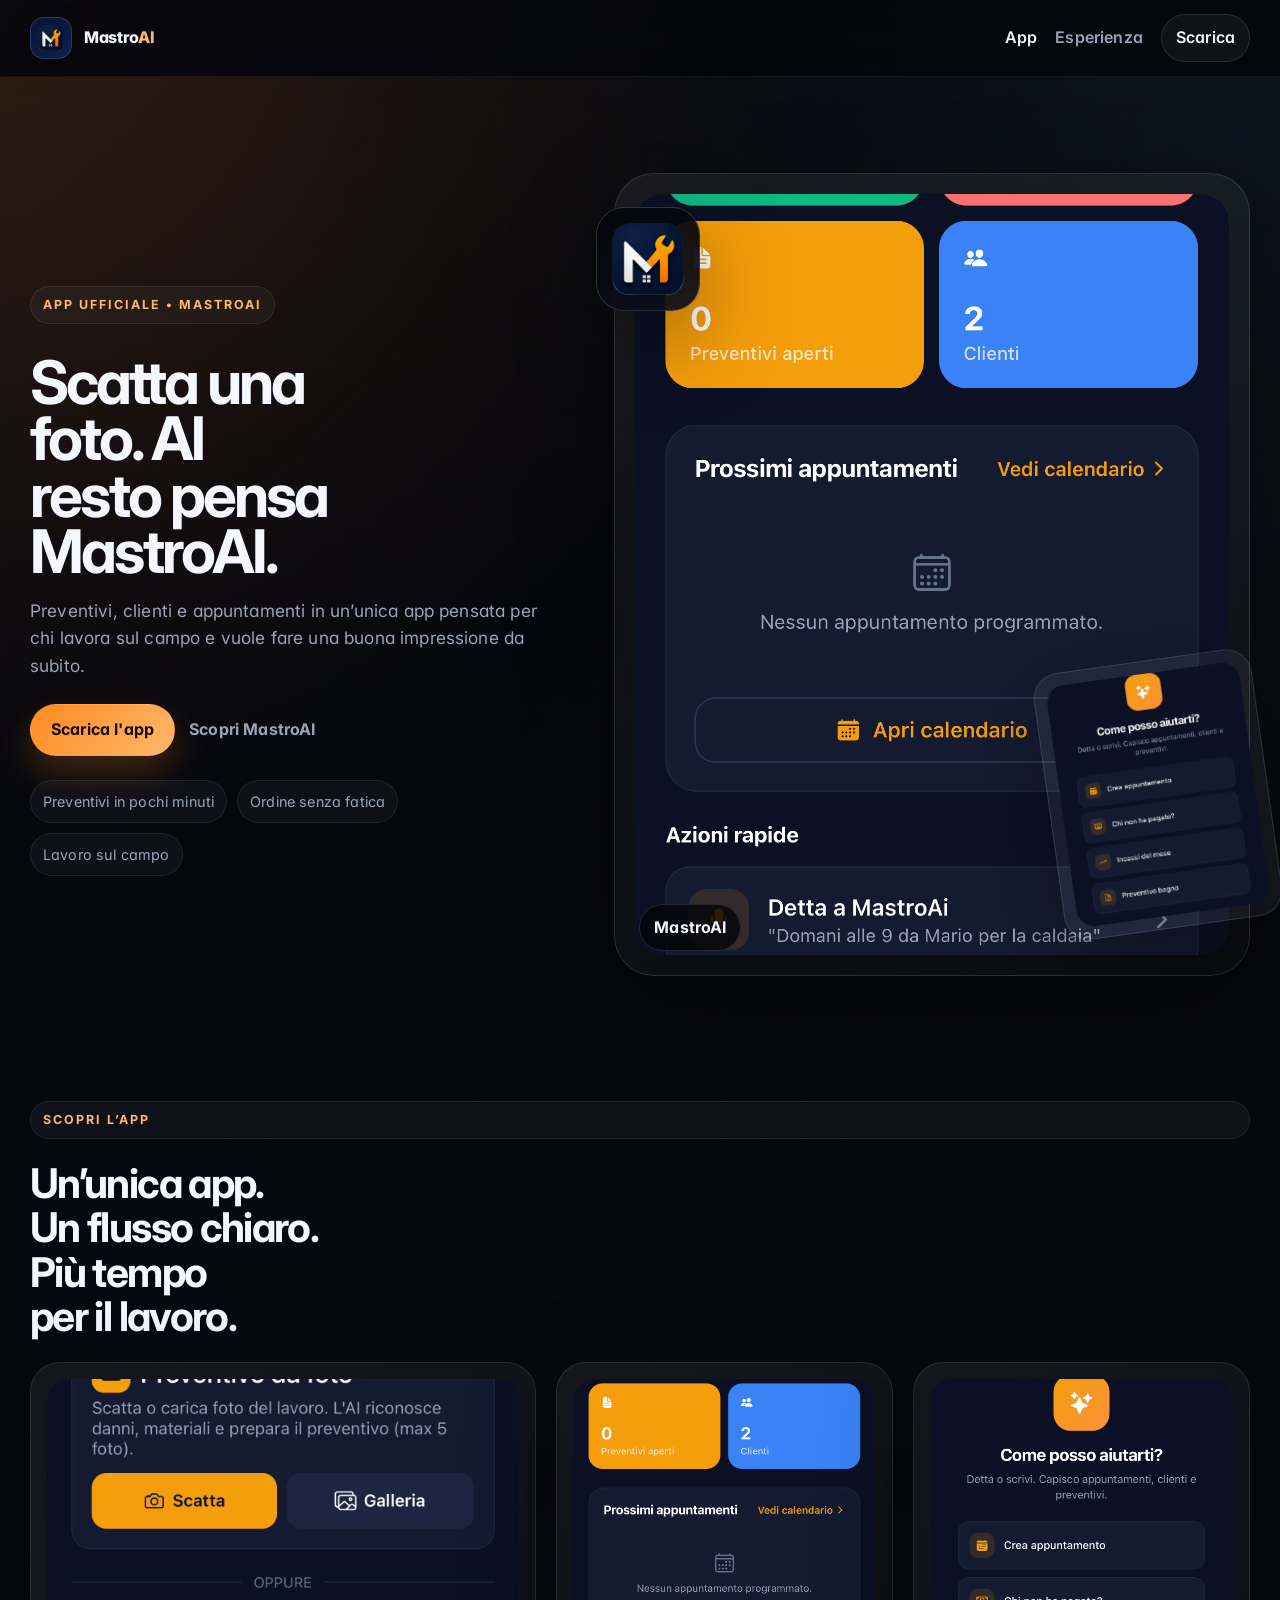
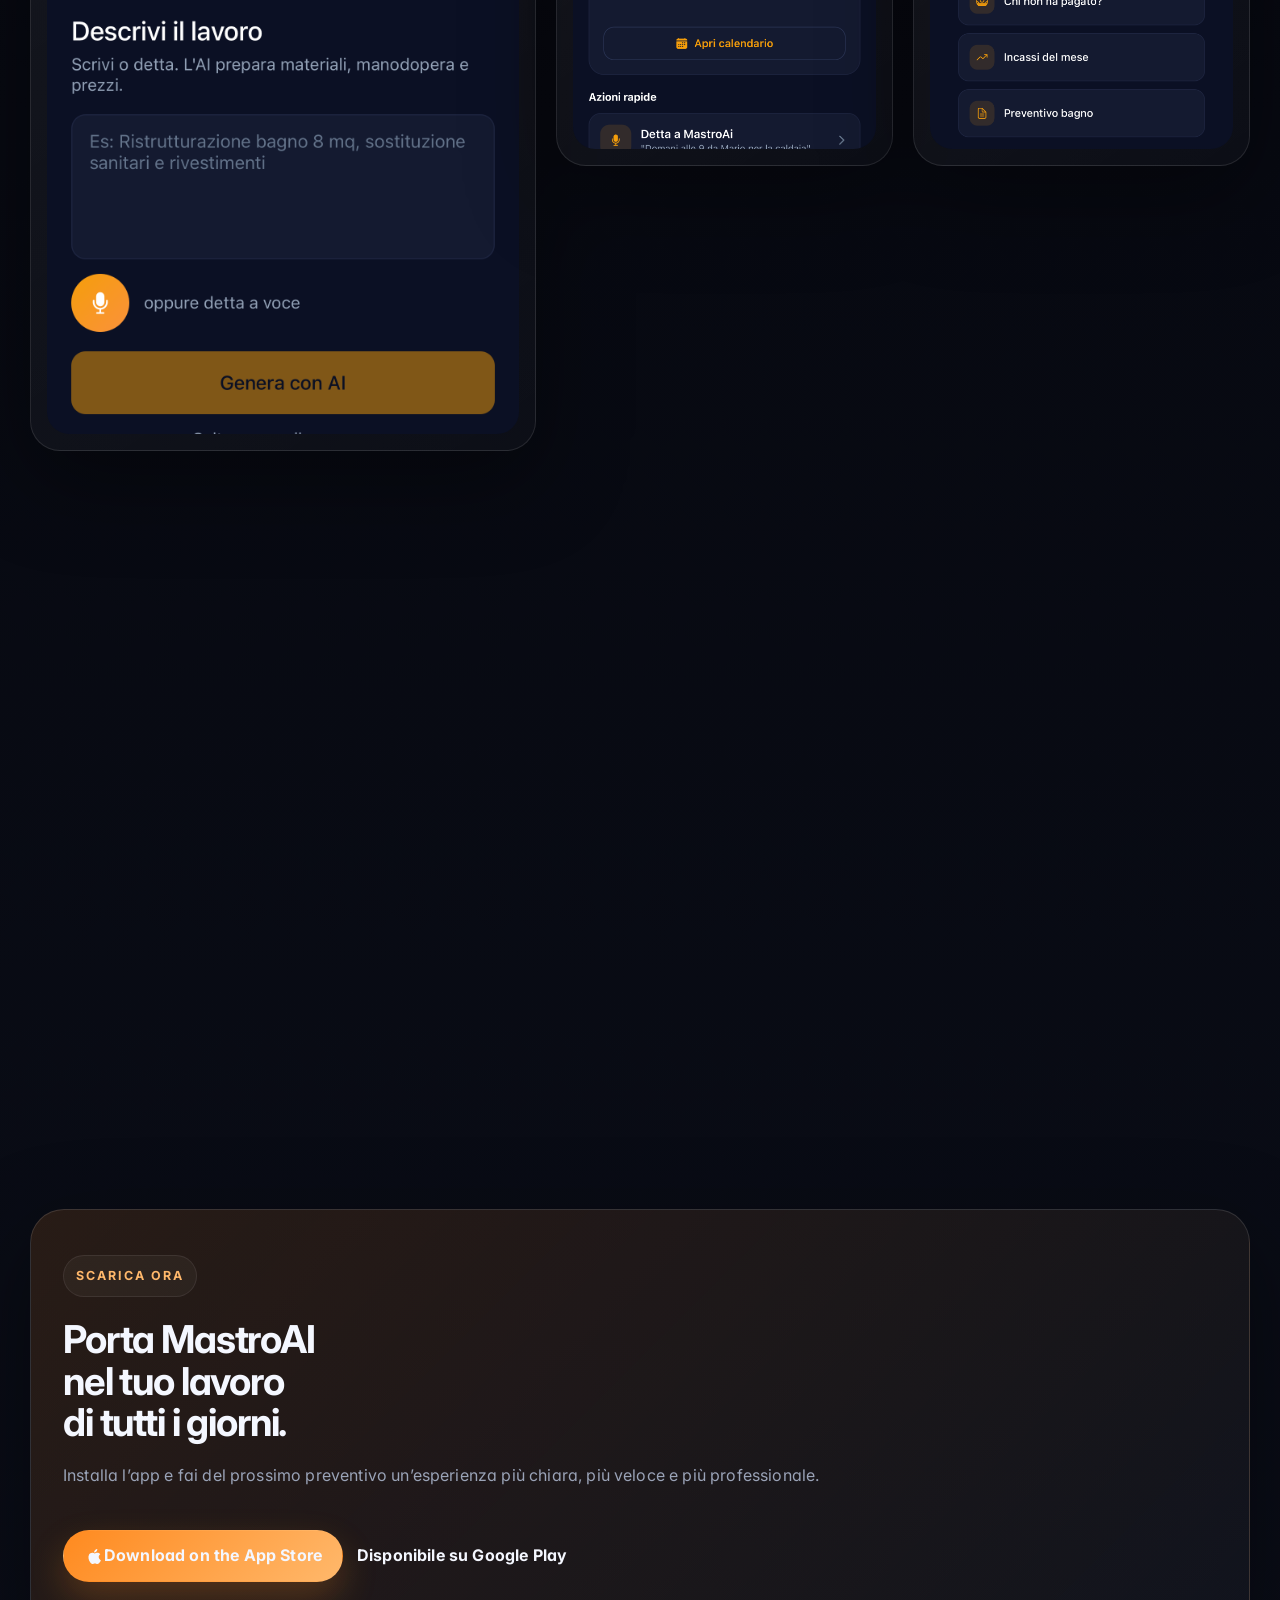
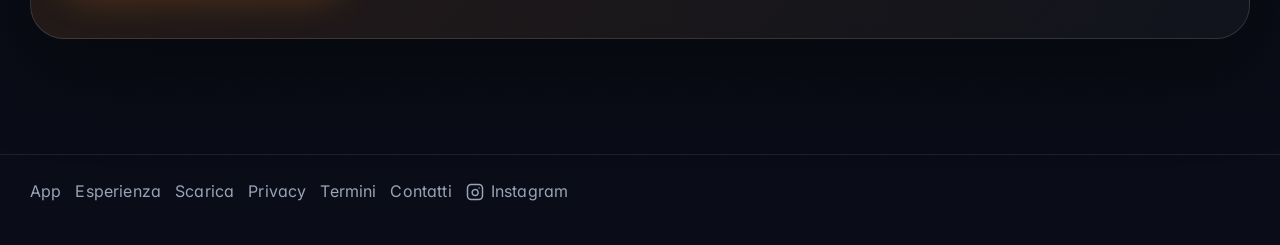
<file: index.html>
<!DOCTYPE html>
<html lang="it">
<head>
  <meta charset="UTF-8">
  <link rel="canonical" href="https://mastroai.app/">
  <meta name="viewport" content="width=device-width, initial-scale=1.0">
  <meta name="theme-color" content="#06070c">
  <meta name="description" content="MastroAI è l’app pensata per artigiani, studi e professionisti che vogliono trasformare foto, preventivi e appuntamenti in un’esperienza più chiara e premium." />
  <meta name="robots" content="index, follow">
 <link rel="icon" href="assets/brand/favicon.ico">
<link rel="icon" type="image/png" sizes="32x32" href="assets/brand/favicon-32.png">
<link rel="icon" type="image/png" sizes="16x16" href="assets/brand/favicon-16.png">
<link rel="apple-touch-icon" sizes="180x180" href="assets/brand/apple-touch-icon.png">
  <meta property="og:type" content="website">
  <meta property="og:title" content="MastroAI | L’app premium per preventivi, clienti e appuntamenti">
  <meta property="og:description" content="Scatta una foto, crea il preventivo e tieni tutto in ordine con MastroAI.">
  <meta property="og:image" content="assets/images/logo.svg">
  <meta property="og:image:alt" content="Logo MastroAI">
  <meta name="twitter:card" content="summary_large_image">
  <meta name="twitter:title" content="MastroAI | L’app premium per preventivi, clienti e appuntamenti">
  <meta name="twitter:description" content="Scatta una foto, crea il preventivo e tieni tutto in ordine con MastroAI.">
  <meta name="twitter:image" content="assets/images/logo.svg">
  <meta name="twitter:image:alt" content="Logo MastroAI">
  <title>MastroAI | L’app premium per preventivi, clienti e appuntamenti</title>
  <link rel="preconnect" href="https://fonts.googleapis.com">
  <link rel="preconnect" href="https://fonts.gstatic.com" crossorigin>
  <link href="https://fonts.googleapis.com/css2?family=Inter:wght@400;500;600;700;800;900&display=swap" rel="stylesheet">
  <link rel="stylesheet" href="assets/css/style.css">
  <script type="application/ld+json">
  {
    "@context": "https://schema.org",
    "@type": "SoftwareApplication",
    "name": "MastroAI",
    "applicationCategory": "BusinessApplication",
    "operatingSystem": "iOS, Android, Web",
    "description": "Assistente AI per preventivi, clienti e appuntamenti pensato per artigiani e professionisti.",
    "image": "assets/images/logo.svg",
    "logo": "assets/images/logo.svg",
    "offers": {"@type": "Offer", "price": "0", "priceCurrency": "EUR"}
  }
  </script>
</head>
<body>
  <a class="skip-link" href="#main-content">Vai al contenuto</a>
  <div class="page-shell">
    <header class="header" id="top">
      <div class="container nav-wrap">
        <a class="brand" href="#top" aria-label="Homepage MastroAI">
          <span class="brand-mark" aria-hidden="true">
           <img src="assets/brand/logo-navbar.png" alt="MastroAI" width="44" height="44">
          </span>
          <span class="brand-text">Mastro<span>AI</span></span>
        </a>

        <nav class="nav" id="primary-nav" aria-label="Navigazione principale">
          <a href="#app">App</a>
          <a href="#experience">Esperienza</a>
          <a href="#download" class="nav-cta">Scarica</a>
        </nav>
      </div>
    </header>

    <main id="main-content">
      <section class="hero section-pad" id="app">
        <div class="container hero-grid">
          <div class="hero-copy reveal">
            <p class="eyebrow">App ufficiale • MastroAI</p>
            <h1>Scatta una foto. Al resto pensa MastroAI.</h1>
            <p class="lead">Preventivi, clienti e appuntamenti in un’unica app pensata per chi lavora sul campo e vuole fare una buona impressione da subito.</p>
            <div class="hero-actions">
              <a class="btn btn-primary" href="#download">Scarica l'app</a>
              <a class="btn btn-link" href="#experience">Scopri MastroAI</a>
            </div>
            <ul class="hero-highlights">
              <li>Preventivi in pochi minuti</li>
              <li>Ordine senza fatica</li>
              <li>Lavoro sul campo</li>
            </ul>
          </div>

          <div class="hero-visual reveal" aria-label="Anteprima dell’app MastroAI">
            <div class="hero-frame">
              <div class="hero-badge">MastroAI</div>
              <img src="assets/images/home.PNG" alt="Schermata iniziale dell’app MastroAI">
            </div>
            <div class="hero-side-card">
              <img src="assets/images/chat.PNG" alt="Assistente AI dentro l’app MastroAI">
            </div>
            <div class="hero-logo-pill">
              <img src="assets/images/logo.svg" alt="Logo MastroAI">
            </div>
          </div>
        </div>
      </section>

      <section id="experience" class="section-pad product-section">
        <div class="container reveal">
          <div class="section-heading">
            <p class="section-kicker">Scopri l’app</p>
            <h2>Un’unica app. Un flusso chiaro. Più tempo per il lavoro.</h2>
          </div>
          <div class="showcase-shell">
            <div class="showcase-card showcase-card-large">
              <img src="assets/images/estimate.PNG" alt="Schermata del preventivo in MastroAI">
            </div>
            <div class="showcase-card">
              <img src="assets/images/home.PNG" alt="Schermata principale di MastroAI">
            </div>
            <div class="showcase-card">
              <img src="assets/images/chat.PNG" alt="Schermata dell’assistente AI di MastroAI">
            </div>
          </div>
        </div>
      </section>

      <section class="section-pad product-section">
        <div class="container reveal">
          <div class="split-shell">
            <div class="split-copy">
              <p class="section-kicker">Perché sembra fatta bene</p>
              <h2>Meno attriti. Più fiducia.</h2>
              <p>Dalla prima foto al preventivo finale, MastroAI accompagna ogni passaggio con chiarezza, velocità e una cura estetica che si nota subito.</p>
              <a class="btn btn-primary" href="#download">Scarica l'app</a>
            </div>
            <div class="feature-list">
              <article class="feature-item">
                <h3>Catturi in un istante</h3>
                <p>Parti da una foto, una nota o un’idea veloce.</p>
              </article>
              <article class="feature-item">
                <h3>Trasforma in preventivo</h3>
                <p>Struttura una proposta professionale senza perdere tempo.</p>
              </article>
              <article class="feature-item">
                <h3>Tieni i clienti vicini</h3>
                <p>Organizza richieste, appuntamenti e follow-up con ordine.</p>
              </article>
            </div>
          </div>
        </div>
      </section>

      <section id="download" class="section-pad">
        <div class="container reveal">
          <div class="cta-card">
            <div>
              <p class="section-kicker">Scarica ora</p>
              <h2>Porta MastroAI nel tuo lavoro di tutti i giorni.</h2>
              <p>Installa l’app e fai del prossimo preventivo un’esperienza più chiara, più veloce e più professionale.</p>
            </div>
            <div class="hero-actions" aria-label="Link di download">
             <a class="btn btn-primary"
   href="https://apps.apple.com/us/app/mastroai/id6791104570"
   target="_blank"
   rel="noopener noreferrer"
   aria-label="Download MastroAI on the App Store">
    <svg width="20" height="20" viewBox="0 0 24 24" fill="currentColor" aria-hidden="true">
        <path d="M17.6 13.3c0-2.2 1.8-3.3 1.9-3.4-1-1.5-2.6-1.7-3.2-1.8-1.4-.1-2.7.8-3.4.8-.7 0-1.8-.8-3-.8-1.5 0-3 .9-3.8 2.2-1.6 2.8-.4 6.8 1.1 9 .8 1.1 1.7 2.4 2.9 2.3 1.2-.1 1.6-.7 3-.7s1.8.7 3 .7c1.2 0 2-.9 2.8-2 .9-1.3 1.3-2.5 1.3-2.6-.1 0-2.6-1-2.6-4.7zM14.9 6.6c.7-.8 1.2-1.9 1-3-.9.1-2 .6-2.7 1.4-.6.7-1.2 1.8-1 2.9 1 .1 2-.5 2.7-1.3z"/>
    </svg>
    <span>Download on the App Store</span>
</a>
              <a class="btn btn-link" href="https://play.google.com" target="_blank" rel="noreferrer" aria-label="Scarica MastroAI su Google Play">Disponibile su Google Play</a>
            </div>
          </div>
        </div>
      </section>
    </main>

<footer class="footer">
  <div class="container reveal">

    <div class="footer-links">
      <a href="#app">App</a>
      <a href="#experience">Esperienza</a>
      <a href="#download">Scarica</a>
      <a href="privacy.html">Privacy</a>
      <a href="terms.html">Termini</a>
      <a href="contact.html">Contatti</a>

      <a href="https://www.instagram.com/mastroai.app/"
         class="social-link"
         target="_blank"
         rel="noopener noreferrer"
         aria-label="Segui MastroAI su Instagram">

        <svg width="18" height="18"
             viewBox="0 0 24 24"
             fill="none"
             stroke="currentColor"
             stroke-width="2"
             stroke-linecap="round"
             stroke-linejoin="round"
             aria-hidden="true">
          <rect x="2" y="2" width="20" height="20" rx="5" ry="5"></rect>
          <path d="M16 11.37a4 4 0 1 1-7.75 1.5 4 4 0 0 1 7.75-1.5z"></path>
          <line x1="17.5" y1="6.5" x2="17.51" y2="6.5"></line>
        </svg>

        <span>Instagram</span>
      </a>
    </div>

  </div>
</footer>

<script src="assets/js/main.js" defer></script>
</body>
</html>
</file>
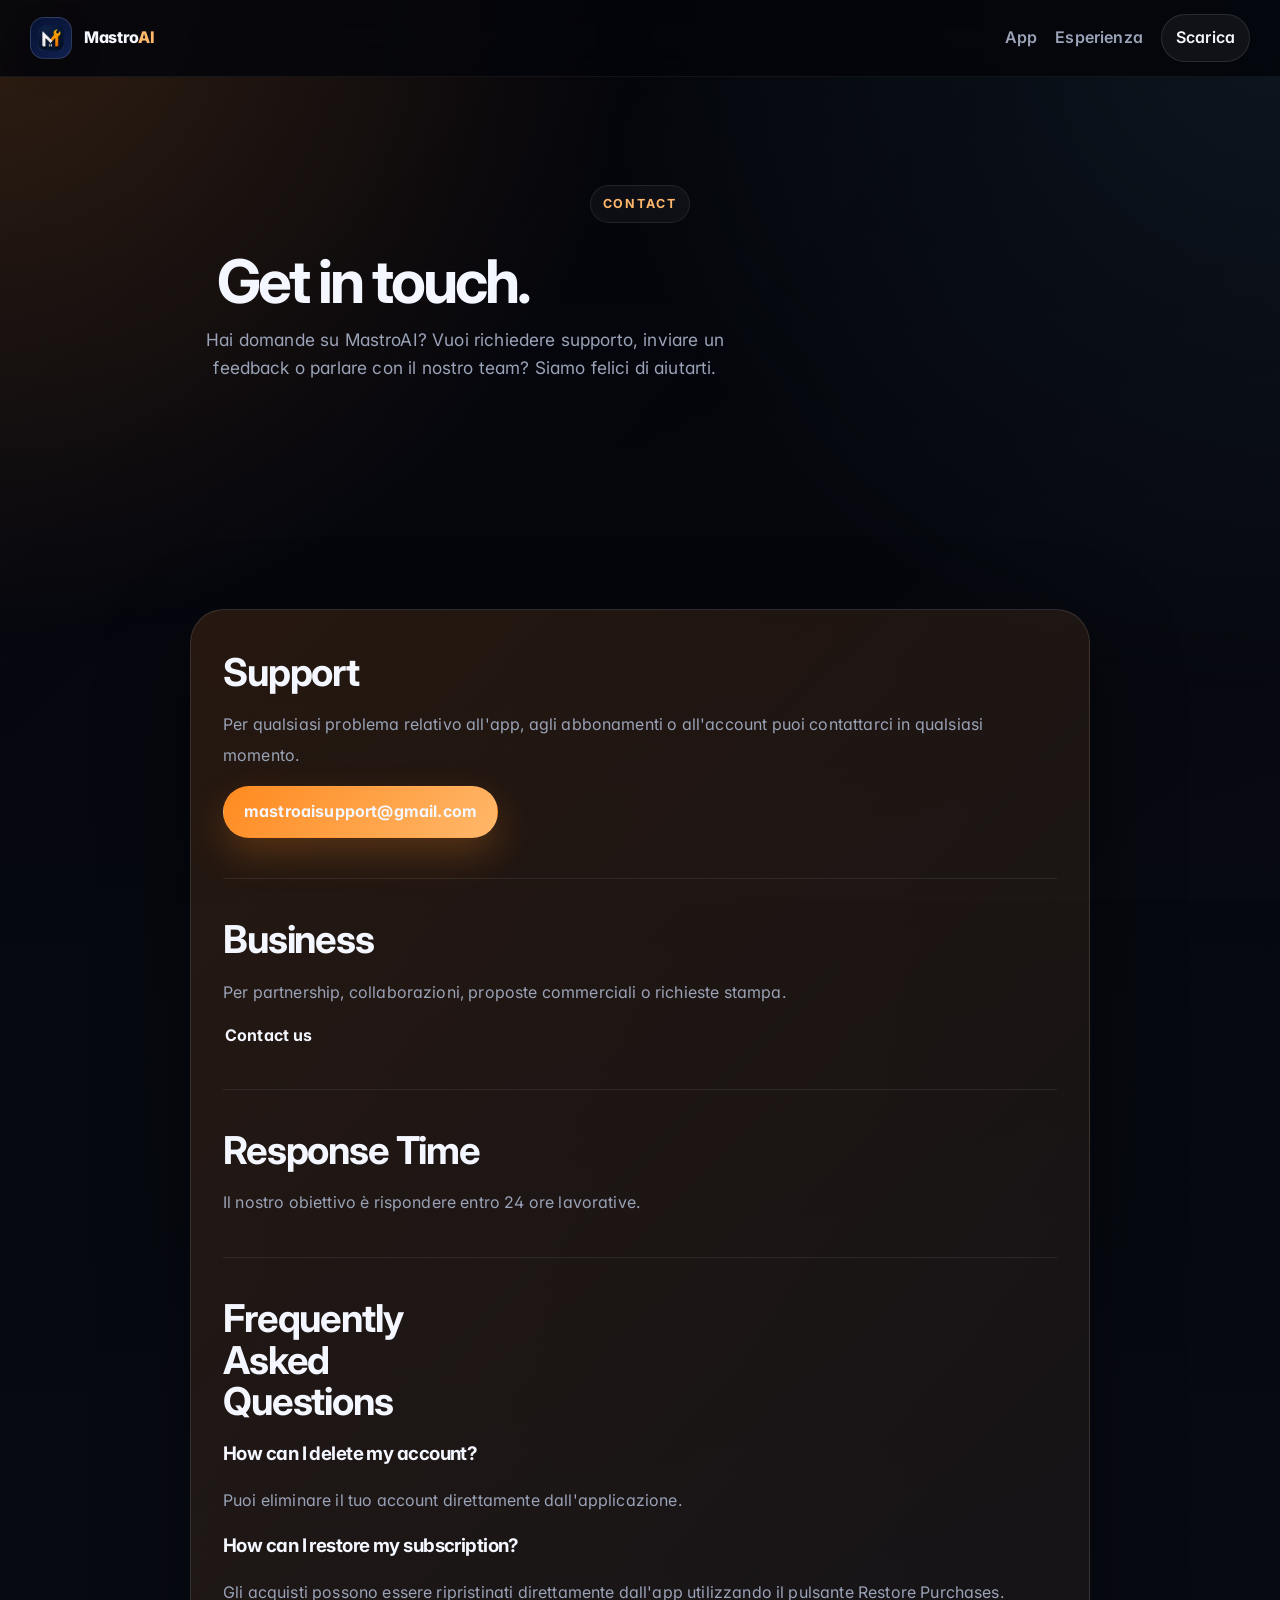
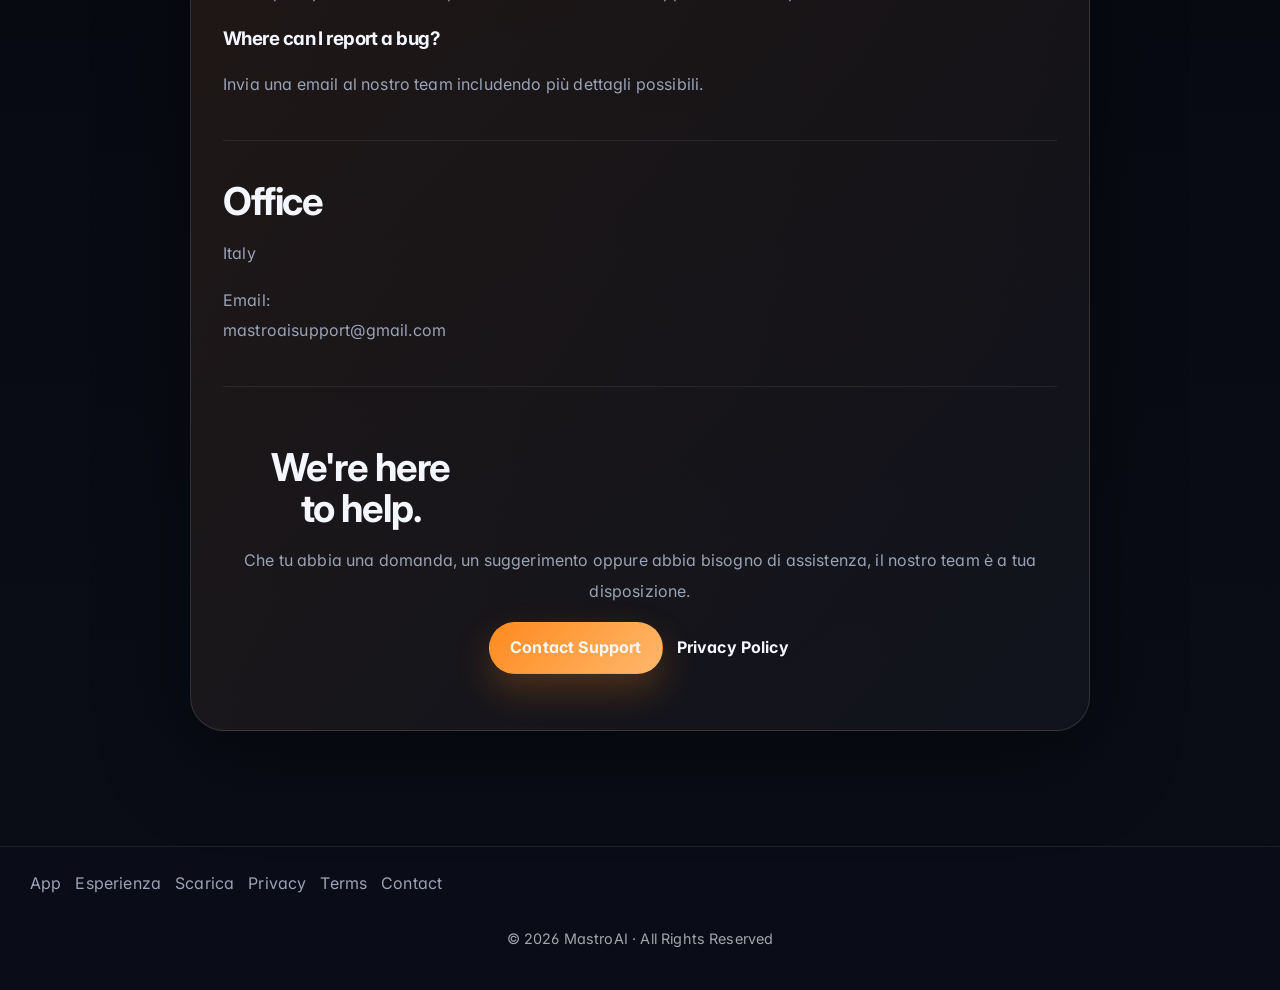
<file: contact.html>
<!DOCTYPE html>
<html lang="it">

<head>

<meta charset="UTF-8">

<meta name="viewport"
      content="width=device-width, initial-scale=1.0">

<meta name="theme-color"
      content="#06070c">

<meta name="description"
      content="Contatta il team MastroAI. Siamo a disposizione per supporto, informazioni e partnership.">

<meta name="robots"
      content="index,follow">

<link rel="icon"
      href="assets/brand/favicon.ico">

<link rel="icon"
      type="image/png"
      sizes="32x32"
      href="assets/brand/favicon-32.png">

<link rel="icon"
      type="image/png"
      sizes="16x16"
      href="assets/brand/favicon-16.png">

<link rel="apple-touch-icon"
      sizes="180x180"
      href="assets/brand/apple-touch-icon.png">

<title>

Contact | MastroAI

</title>

<link rel="preconnect"
      href="https://fonts.googleapis.com">

<link rel="preconnect"
      href="https://fonts.gstatic.com"
      crossorigin>

<link href="https://fonts.googleapis.com/css2?family=Inter:wght@400;500;600;700;800;900&display=swap"
      rel="stylesheet">

<link rel="stylesheet"
      href="assets/css/style.css">

</head>

<body>

<a class="skip-link"
   href="#main-content">

Vai al contenuto

</a>

<div class="page-shell">

<header class="header">

<div class="container nav-wrap">

<a class="brand"
   href="index.html"
   aria-label="Homepage MastroAI">

<span class="brand-mark">

<img src="assets/brand/logo-navbar.png"
     alt="MastroAI"
     width="44"
     height="44">

</span>

<span class="brand-text">

Mastro<span>AI</span>

</span>

</a>

<nav class="nav">

<a href="index.html#app">

App

</a>

<a href="index.html#experience">

Esperienza

</a>

<a href="index.html#download"
   class="nav-cta">

Scarica

</a>

</nav>

</div>

</header>

<main id="main-content">

<section class="hero section-pad">

<div class="container">

<div class="hero-copy reveal"
     style="max-width:900px;margin:auto;text-align:center;">

<p class="eyebrow">

Contact

</p>

<h1>

Get in touch.

</h1>

<p class="lead">

Hai domande su MastroAI?

Vuoi richiedere supporto, inviare un feedback o parlare con il nostro team?

Siamo felici di aiutarti.

</p>

</div>

</div>

</section>

<section class="section-pad">

<div class="container reveal">

<div class="cta-card"
     style="display:block;max-width:900px;margin:auto;">

<h2>

Support

</h2>

<p>

Per qualsiasi problema relativo all'app,
agli abbonamenti o all'account puoi contattarci
in qualsiasi momento.

</p>

<a class="btn btn-primary"
   href="mailto:mastroaisupport@gmail.com">

mastroaisupport@gmail.com

</a>

<hr>

<h2>

Business

</h2>

<p>

Per partnership, collaborazioni,
proposte commerciali o richieste stampa.

</p>

<a class="btn btn-link"
   href="mailto:mastroaisupport@gmail.com">

Contact us

</a>

<hr>

<h2>

Response Time

</h2>

<p>

Il nostro obiettivo è rispondere entro
24 ore lavorative.

</p>

<hr>

<h2>

Frequently Asked Questions

</h2>

<article>

<h3>

How can I delete my account?

</h3>

<p>

Puoi eliminare il tuo account direttamente
dall'applicazione.

</p>

</article>

<article>

<h3>

How can I restore my subscription?

</h3>

<p>

Gli acquisti possono essere ripristinati
direttamente dall'app utilizzando il pulsante
Restore Purchases.

</p>

</article>

<article>

<h3>

Where can I report a bug?

</h3>

<p>

Invia una email al nostro team includendo
più dettagli possibili.

</p>

</article>

<hr>

<h2>

Office

</h2>

<p>

Italy
</p>

<p>

Email:

<br>

<a href="mailto:mastroaisupport@gmail.com">

mastroaisupport@gmail.com

</a>

</p>

<hr>

<div style="text-align:center;margin-top:60px;">

<h2>

We're here to help.

</h2>

<p>

Che tu abbia una domanda,
un suggerimento oppure abbia bisogno di assistenza,
il nostro team è a tua disposizione.

</p>

<div class="hero-actions"
     style="justify-content:center;">

<a class="btn btn-primary"
   href="mailto:mastroaisupport@gmail.com">

Contact Support

</a>

<a class="btn btn-link"
   href="privacy.html">

Privacy Policy

</a>

</div>

</div>

</div>

</div>

</section>

</main>

<footer class="footer">

<div class="container reveal">

<div class="footer-links">

<a href="index.html#app">

App

</a>

<a href="index.html#experience">

Esperienza

</a>

<a href="index.html#download">

Scarica

</a>

<a href="privacy.html">

Privacy

</a>

<a href="terms.html">

Terms

</a>

<a href="contact.html">

Contact

</a>

</div>

<div style="margin-top:30px;
            text-align:center;
            opacity:.65;
            font-size:.9rem;">

© 2026 MastroAI · All Rights Reserved

</div>

</div>

</footer>

</div>

<script src="assets/js/main.js" defer></script>

</body>

</html>
</file>
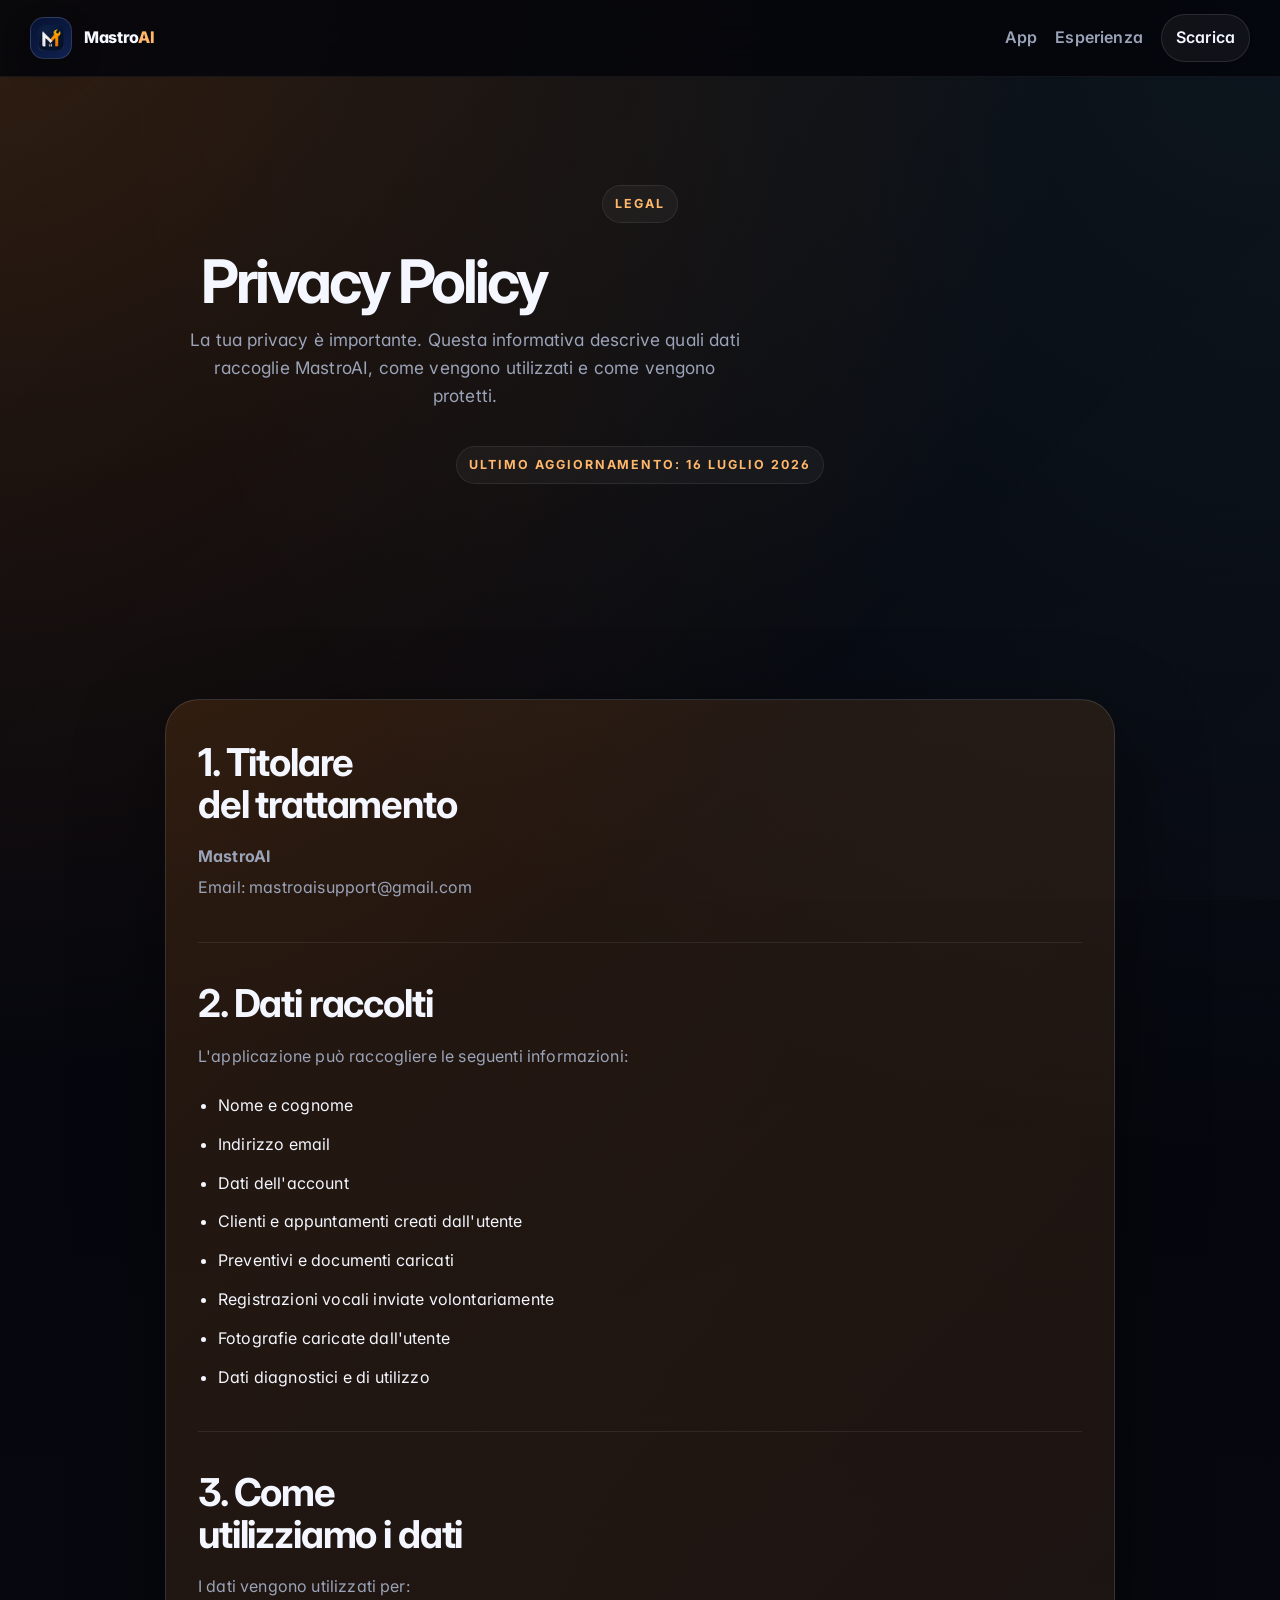
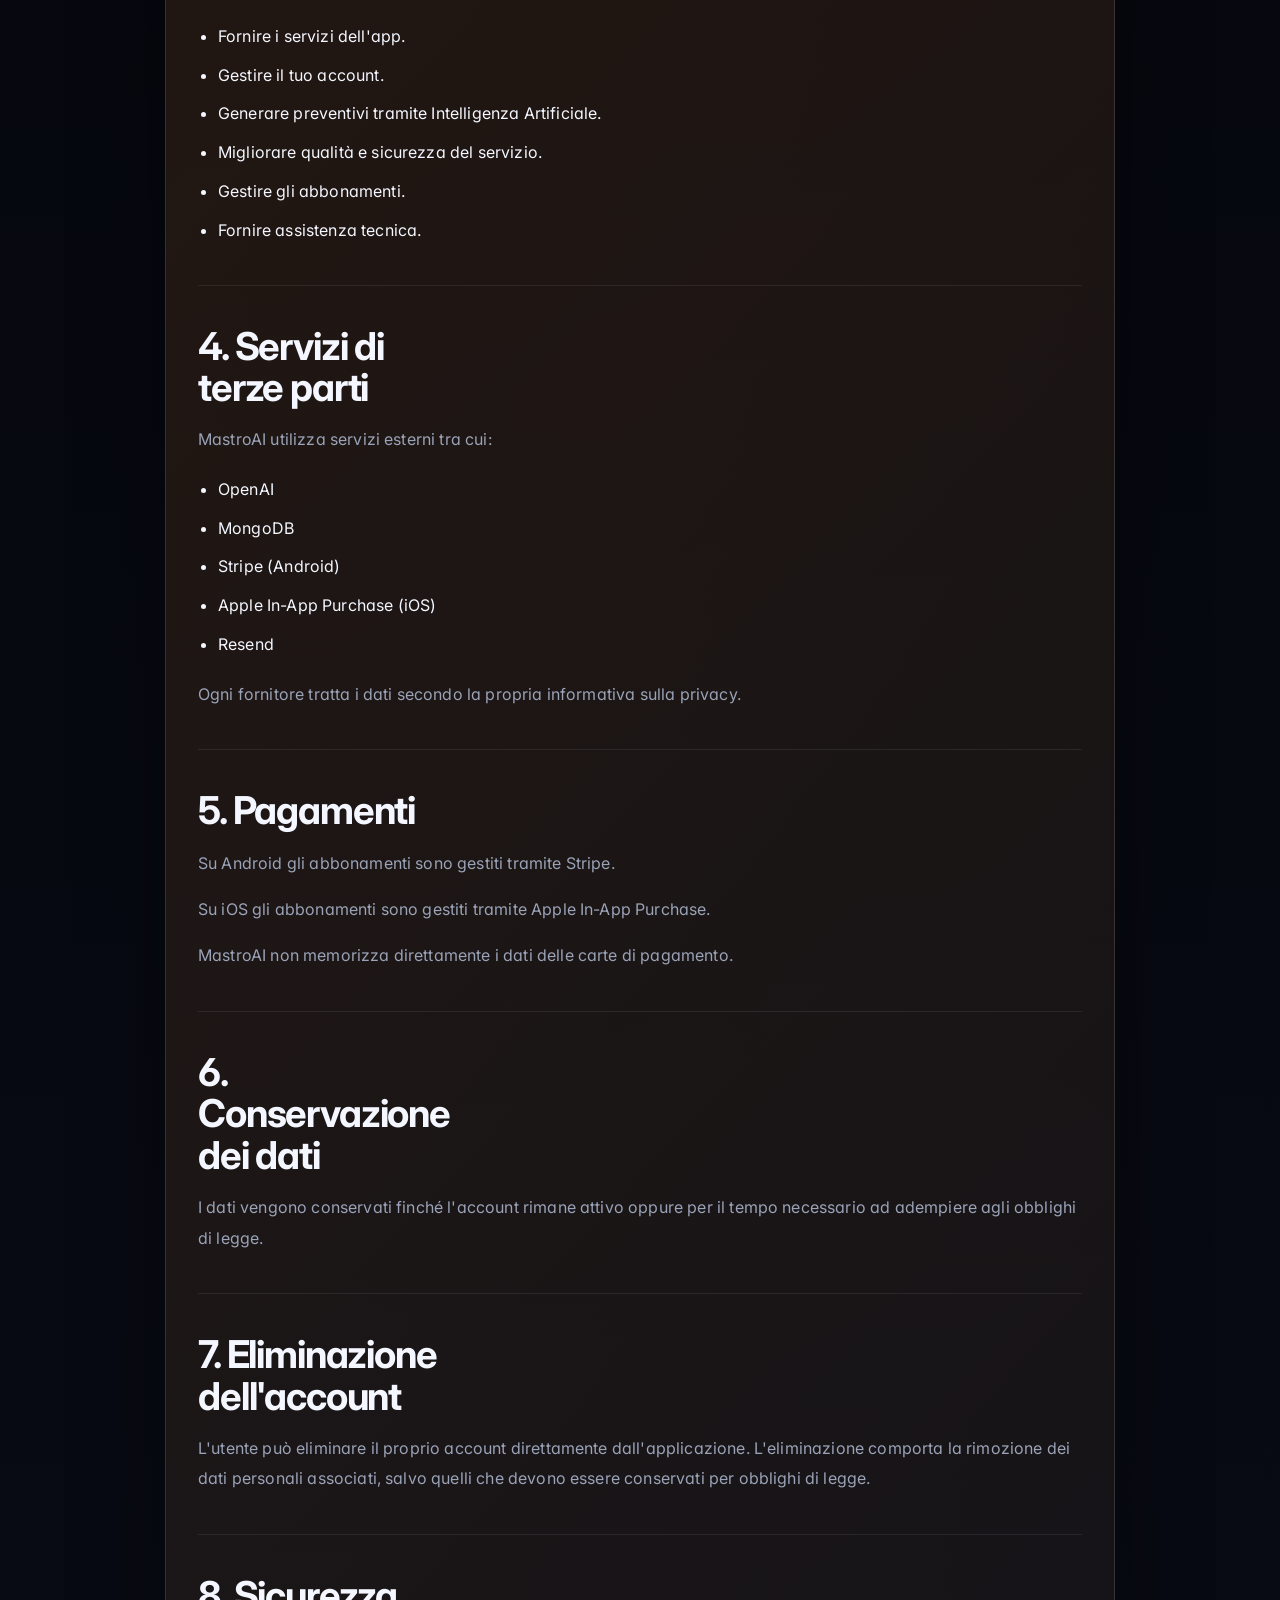
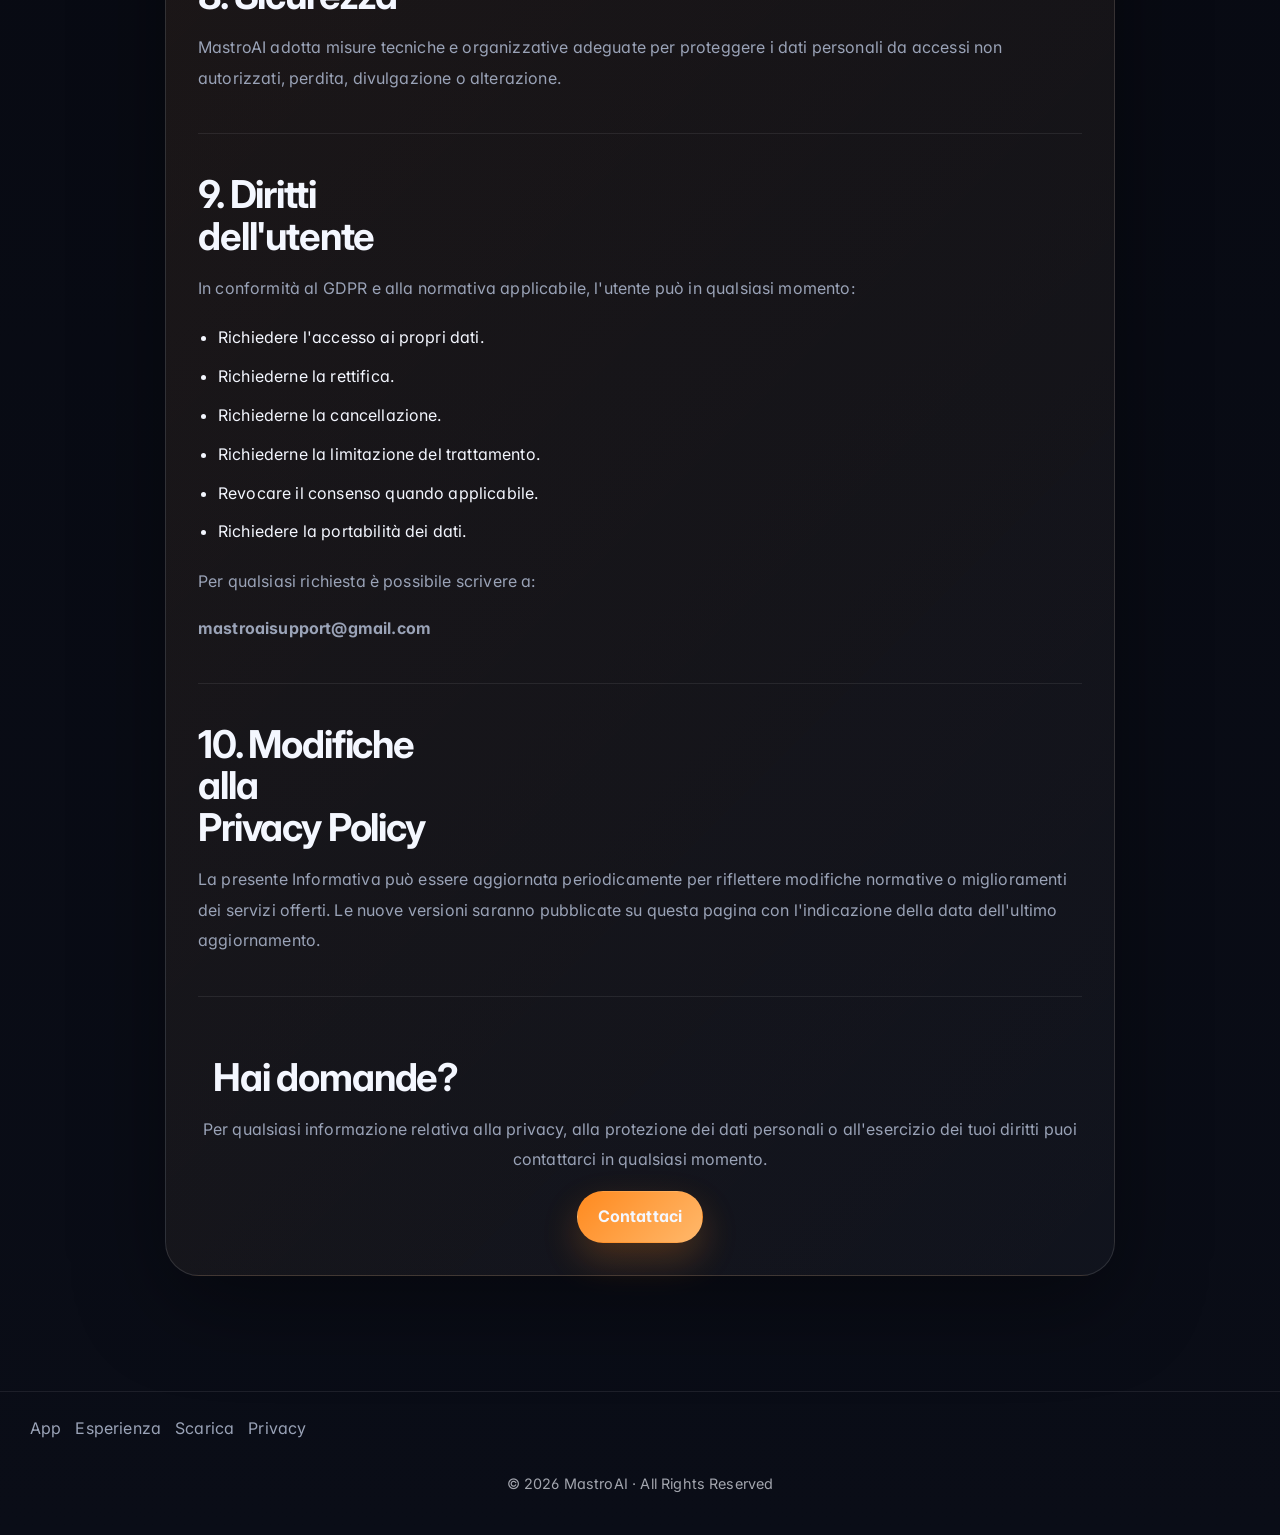
<file: privacy.html>
<!DOCTYPE html>
<html lang="it">
<head>
  <meta charset="UTF-8">
  <meta name="viewport" content="width=device-width, initial-scale=1.0">
  <meta name="theme-color" content="#06070c">
  <meta name="description" content="Privacy Policy di MastroAI. Informazioni sul trattamento dei dati personali e sulla protezione della privacy.">
  <meta name="robots" content="index, follow">

  <link rel="icon" href="assets/brand/favicon.ico">
  <link rel="icon" type="image/png" sizes="32x32" href="assets/brand/favicon-32.png">
  <link rel="icon" type="image/png" sizes="16x16" href="assets/brand/favicon-16.png">
  <link rel="apple-touch-icon" sizes="180x180" href="assets/brand/apple-touch-icon.png">

  <title>Privacy Policy | MastroAI</title>

  <link rel="preconnect" href="https://fonts.googleapis.com">
  <link rel="preconnect" href="https://fonts.gstatic.com" crossorigin>

  <link href="https://fonts.googleapis.com/css2?family=Inter:wght@400;500;600;700;800;900&display=swap" rel="stylesheet">

  <link rel="stylesheet" href="assets/css/style.css">
</head>

<body>

<a class="skip-link" href="#main-content">Vai al contenuto</a>

<div class="page-shell">

<header class="header">

<div class="container nav-wrap">

<a class="brand" href="index.html" aria-label="Homepage MastroAI">

<span class="brand-mark">

<img src="assets/brand/logo-navbar.png"
     alt="MastroAI"
     width="44"
     height="44">

</span>

<span class="brand-text">

Mastro<span>AI</span>

</span>

</a>

<nav class="nav">

<a href="index.html#app">App</a>

<a href="index.html#experience">Esperienza</a>

<a href="index.html#download" class="nav-cta">
Scarica
</a>

</nav>

</div>

</header>

<main id="main-content">

<section class="hero section-pad">

<div class="container">

<div class="hero-copy reveal"
     style="max-width:900px;margin:auto;text-align:center;">

<p class="eyebrow">

Legal

</p>

<h1>

Privacy Policy

</h1>

<p class="lead">

La tua privacy è importante.
Questa informativa descrive quali dati raccoglie MastroAI,
come vengono utilizzati e come vengono protetti.

</p>

<p class="section-kicker">

Ultimo aggiornamento:
16 Luglio 2026

</p>

</div>

</div>

</section>

<section class="section-pad">

<div class="container reveal">

<div class="cta-card"
     style="display:block;max-width:950px;margin:auto;">

<h2>

1. Titolare del trattamento

</h2>

<p>

<strong>MastroAI</strong>

<br>

Email:
<a href="mailto:mastroaisupport@gmail.com">

mastroaisupport@gmail.com

</a>

</p>

<hr>

<h2>

2. Dati raccolti

</h2>

<p>

L'applicazione può raccogliere le seguenti informazioni:

</p>

<ul>

<li>Nome e cognome</li>

<li>Indirizzo email</li>

<li>Dati dell'account</li>

<li>Clienti e appuntamenti creati dall'utente</li>

<li>Preventivi e documenti caricati</li>

<li>Registrazioni vocali inviate volontariamente</li>

<li>Fotografie caricate dall'utente</li>

<li>Dati diagnostici e di utilizzo</li>

</ul>

<hr>

<h2>

3. Come utilizziamo i dati

</h2>

<p>

I dati vengono utilizzati per:

</p>

<ul>

<li>Fornire i servizi dell'app.</li>

<li>Gestire il tuo account.</li>

<li>Generare preventivi tramite Intelligenza Artificiale.</li>

<li>Migliorare qualità e sicurezza del servizio.</li>

<li>Gestire gli abbonamenti.</li>

<li>Fornire assistenza tecnica.</li>

</ul>

<hr>

<h2>

4. Servizi di terze parti

</h2>

<p>

MastroAI utilizza servizi esterni tra cui:

</p>

<ul>

<li>OpenAI</li>

<li>MongoDB</li>

<li>Stripe (Android)</li>

<li>Apple In-App Purchase (iOS)</li>

<li>Resend</li>

</ul>

<p>

Ogni fornitore tratta i dati secondo la propria informativa
sulla privacy.

</p>

<hr>

<h2>

5. Pagamenti

</h2>

<p>

Su Android gli abbonamenti sono gestiti tramite Stripe.

</p>

<p>

Su iOS gli abbonamenti sono gestiti tramite Apple
In-App Purchase.

</p>

<p>

MastroAI non memorizza direttamente i dati delle carte
di pagamento.

</p>

<hr>

<h2>

6. Conservazione dei dati

</h2>

<p>

I dati vengono conservati finché l'account rimane attivo
oppure per il tempo necessario ad adempiere agli obblighi
di legge.

</p>

<hr>
<h2>

7. Eliminazione dell'account

</h2>

<p>

L'utente può eliminare il proprio account direttamente
dall'applicazione.

L'eliminazione comporta la rimozione dei dati personali
associati, salvo quelli che devono essere conservati per
obblighi di legge.

</p>

<hr>

<h2>

8. Sicurezza

</h2>

<p>

MastroAI adotta misure tecniche e organizzative adeguate
per proteggere i dati personali da accessi non autorizzati,
perdita, divulgazione o alterazione.

</p>

<hr>

<h2>

9. Diritti dell'utente

</h2>

<p>

In conformità al GDPR e alla normativa applicabile,
l'utente può in qualsiasi momento:

</p>

<ul>

<li>Richiedere l'accesso ai propri dati.</li>

<li>Richiederne la rettifica.</li>

<li>Richiederne la cancellazione.</li>

<li>Richiederne la limitazione del trattamento.</li>

<li>Revocare il consenso quando applicabile.</li>

<li>Richiedere la portabilità dei dati.</li>

</ul>

<p>

Per qualsiasi richiesta è possibile scrivere a:

</p>

<p>

<strong>

<a href="mailto:mastroaisupport@gmail.com">

mastroaisupport@gmail.com

</a>

</strong>

</p>

<hr>

<h2>

10. Modifiche alla Privacy Policy

</h2>

<p>

La presente Informativa può essere aggiornata
periodicamente per riflettere modifiche normative
o miglioramenti dei servizi offerti.

Le nuove versioni saranno pubblicate su questa pagina
con l'indicazione della data dell'ultimo aggiornamento.

</p>

<hr>

<div style="margin-top:60px;text-align:center;">

<h2>

Hai domande?

</h2>

<p>

Per qualsiasi informazione relativa alla privacy,
alla protezione dei dati personali o all'esercizio
dei tuoi diritti puoi contattarci in qualsiasi momento.

</p>

<a class="btn btn-primary"
   href="mailto:mastroaisupport@gmail.com">

Contattaci

</a>

</div>

</div>

</div>

</section>

</main>

<footer class="footer">

<div class="container reveal">

<div class="footer-links">

<a href="index.html#app">

App

</a>

<a href="index.html#experience">

Esperienza

</a>

<a href="index.html#download">

Scarica

</a>

<a href="privacy.html">

Privacy

</a>

</div>

<div style="margin-top:30px;text-align:center;opacity:.65;font-size:.9rem;">

© 2026 MastroAI · All Rights Reserved

</div>

</div>

</footer>

</div>

<script src="assets/js/main.js" defer></script>

</body>

</html>
</file>
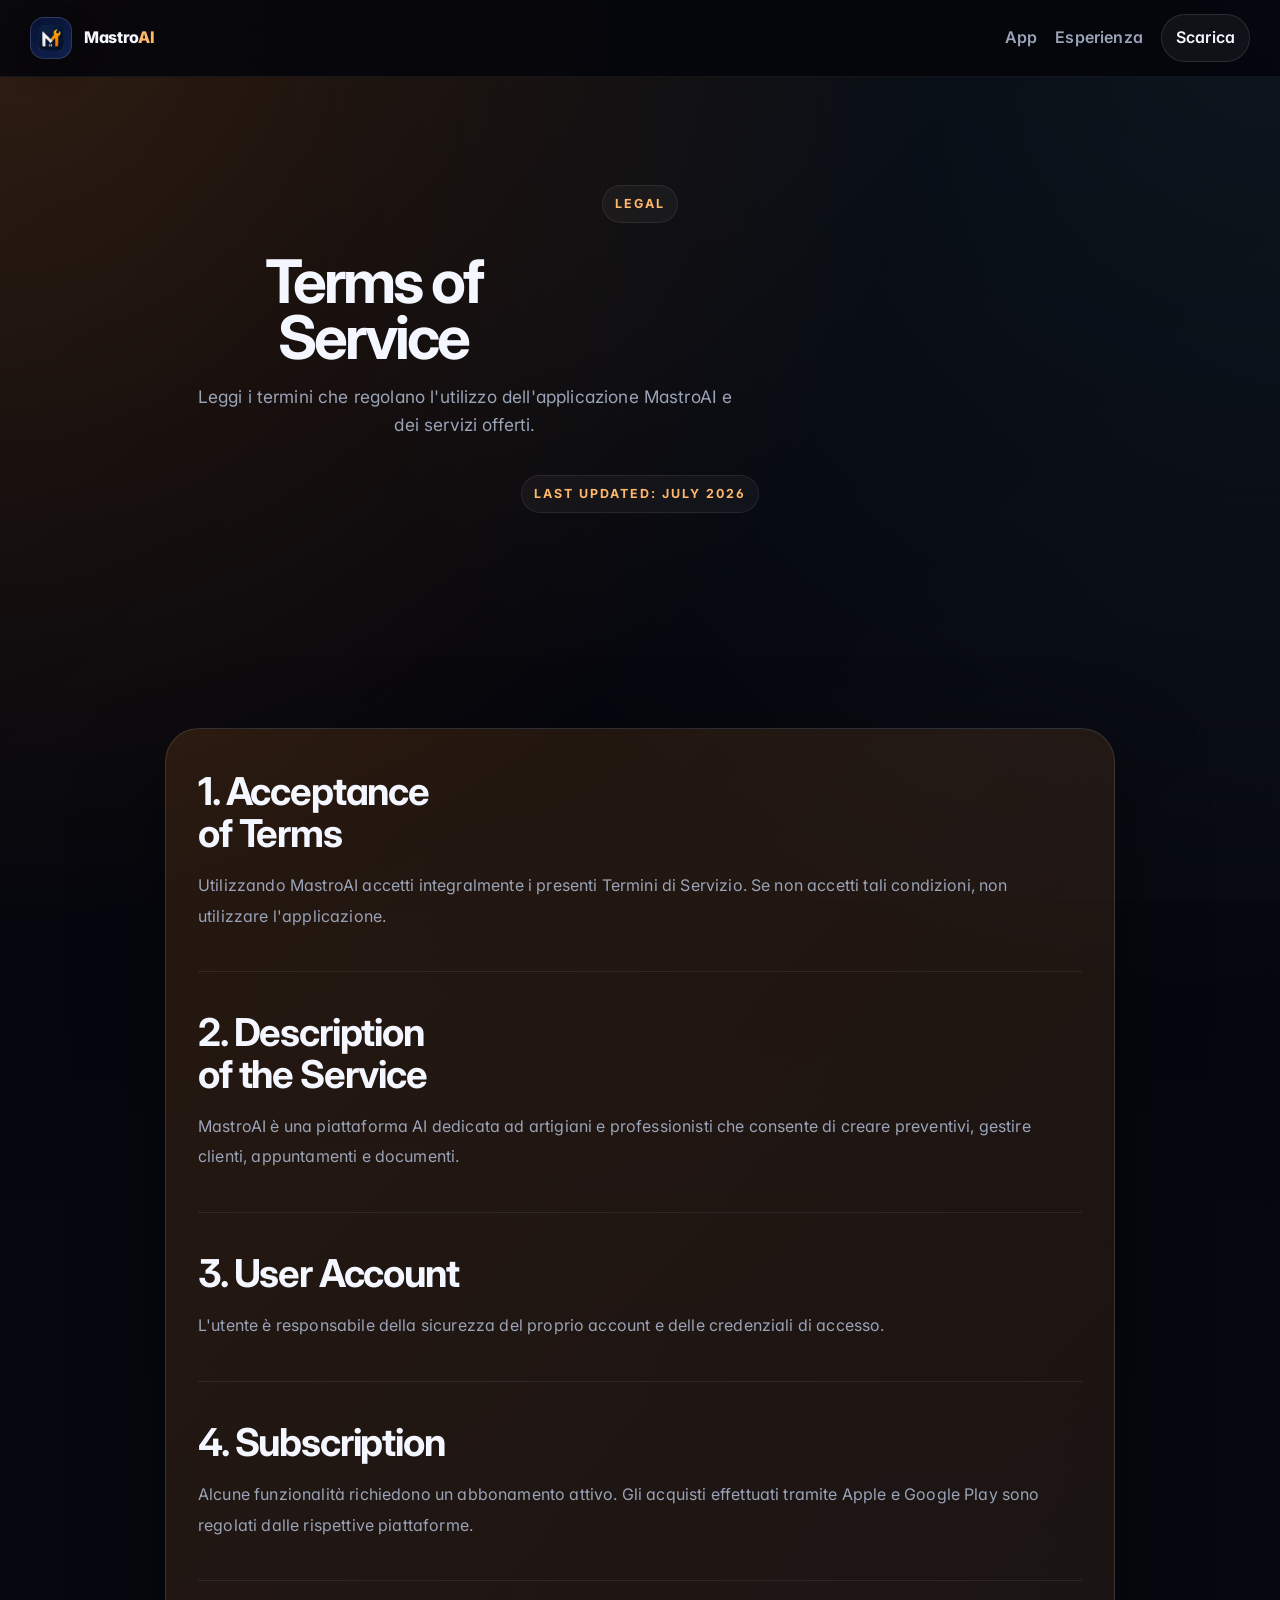
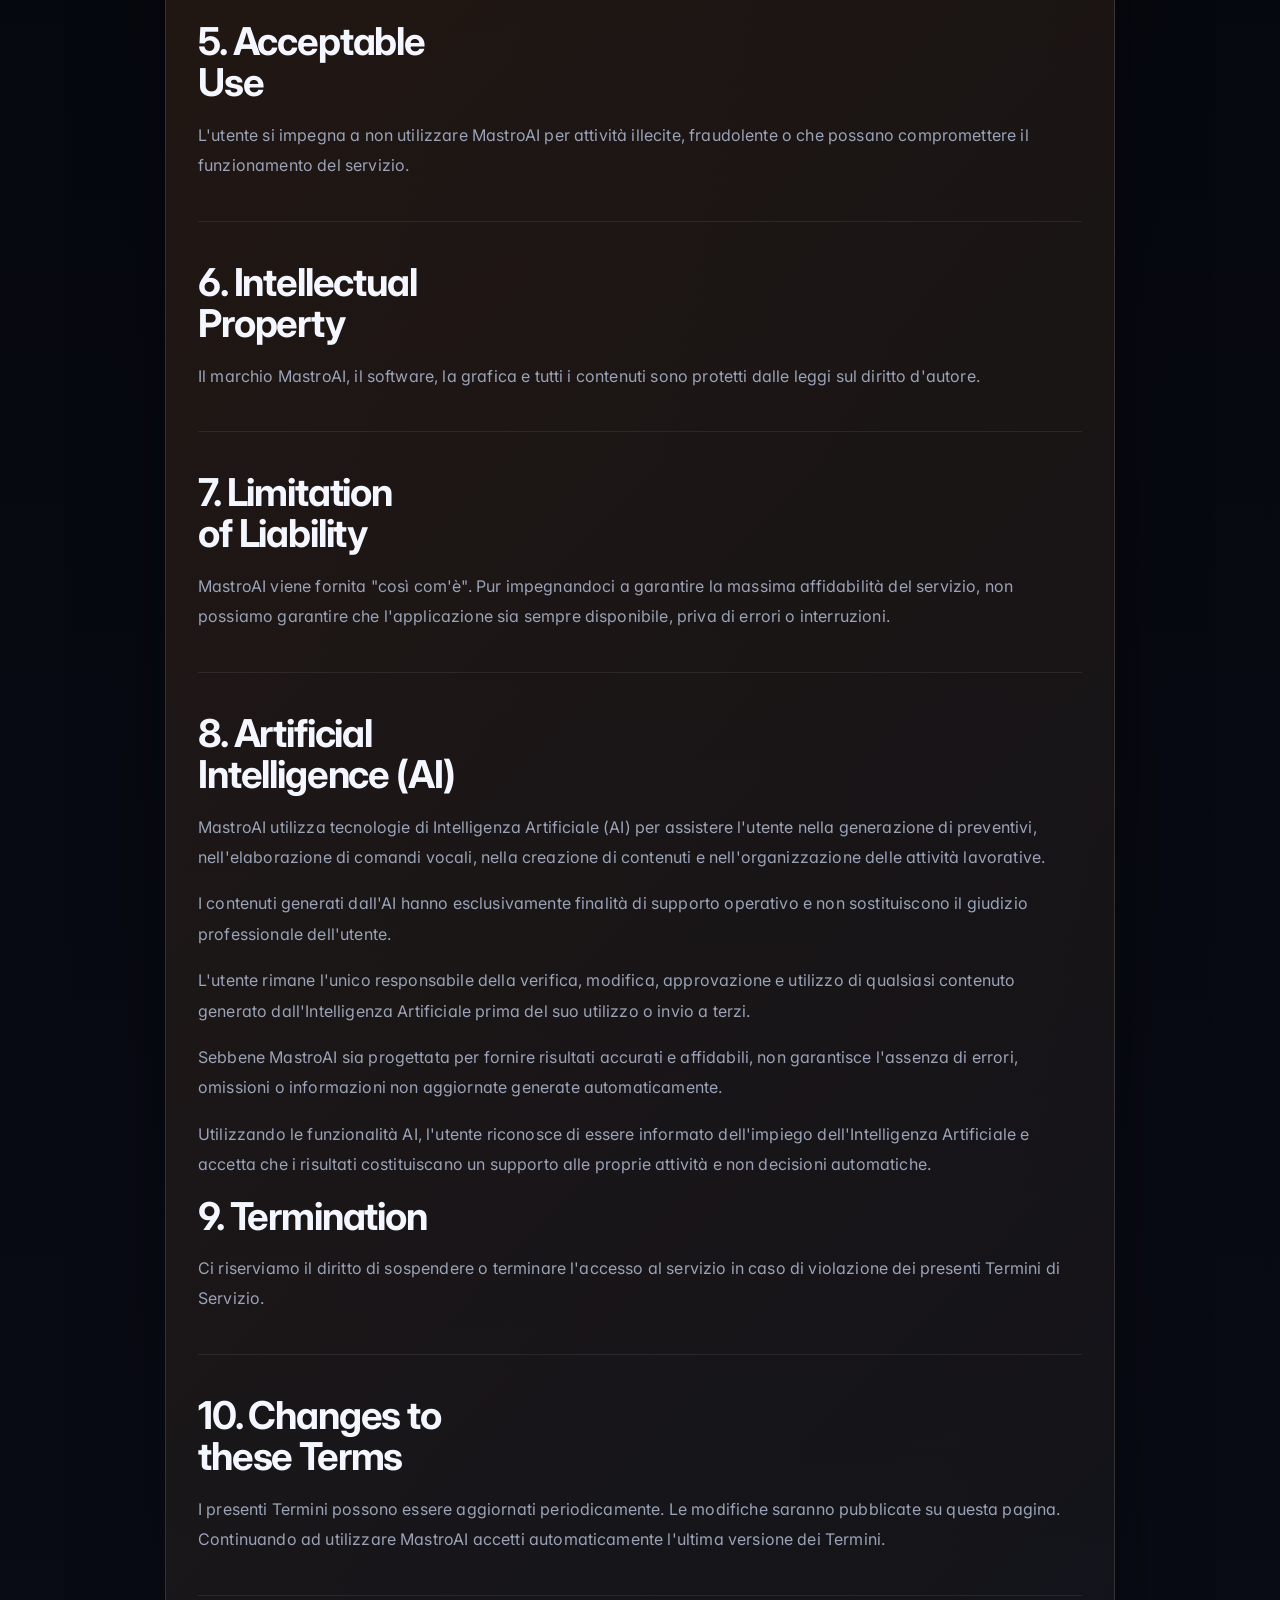
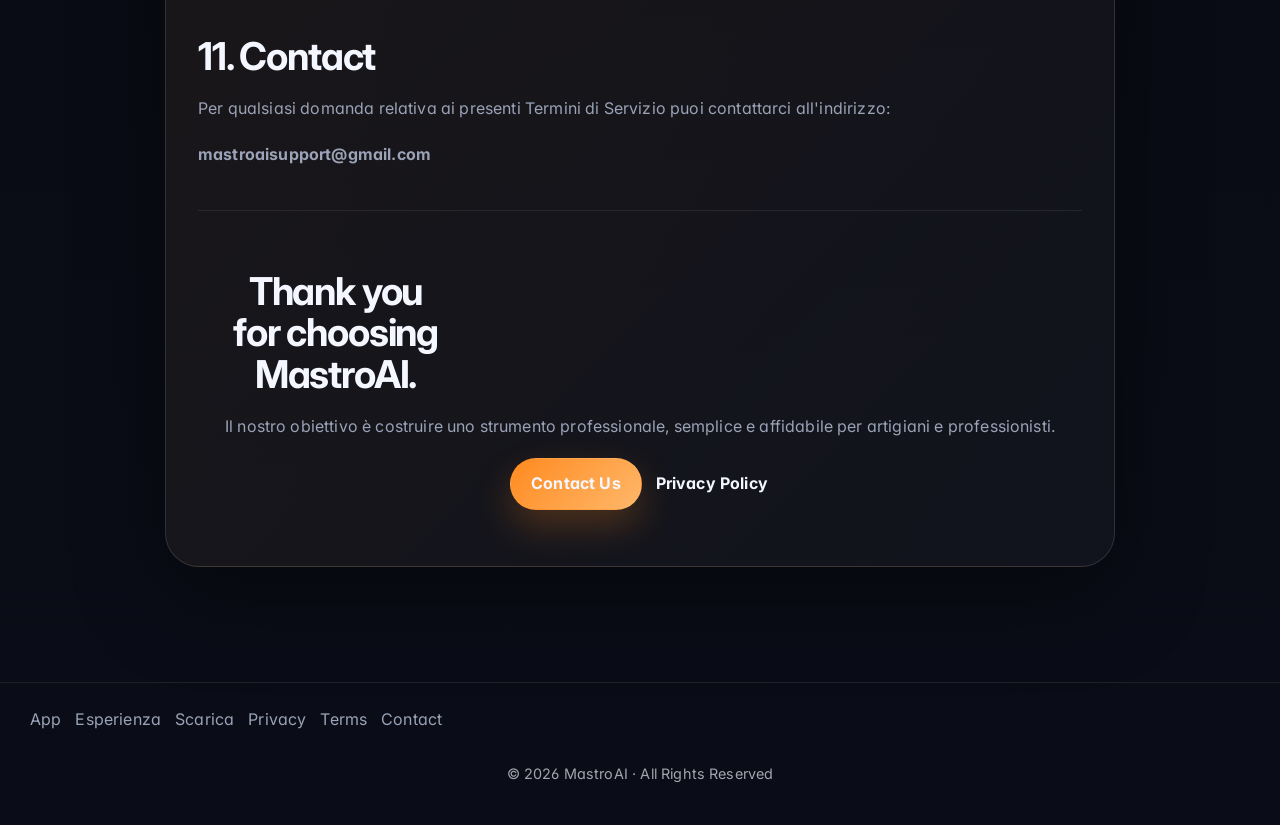
<file: terms.html>
<!DOCTYPE html>
<html lang="it">

<head>

<meta charset="UTF-8">

<meta name="viewport"
      content="width=device-width, initial-scale=1.0">

<meta name="theme-color"
      content="#06070c">

<meta name="description"
      content="Termini e Condizioni di utilizzo di MastroAI.">

<meta name="robots"
      content="index,follow">

<link rel="icon"
      href="assets/brand/favicon.ico">

<link rel="icon"
      type="image/png"
      sizes="32x32"
      href="assets/brand/favicon-32.png">

<link rel="icon"
      type="image/png"
      sizes="16x16"
      href="assets/brand/favicon-16.png">

<link rel="apple-touch-icon"
      sizes="180x180"
      href="assets/brand/apple-touch-icon.png">

<title>

Terms of Service | MastroAI

</title>

<link rel="preconnect"
      href="https://fonts.googleapis.com">

<link rel="preconnect"
      href="https://fonts.gstatic.com"
      crossorigin>

<link href="https://fonts.googleapis.com/css2?family=Inter:wght@400;500;600;700;800;900&display=swap"
      rel="stylesheet">

<link rel="stylesheet"
      href="assets/css/style.css">

</head>

<body>

<a class="skip-link"
   href="#main-content">

Vai al contenuto

</a>

<div class="page-shell">

<header class="header">

<div class="container nav-wrap">

<a class="brand"
   href="index.html"
   aria-label="Homepage MastroAI">

<span class="brand-mark">

<img src="assets/brand/logo-navbar.png"
     alt="MastroAI"
     width="44"
     height="44">

</span>

<span class="brand-text">

Mastro<span>AI</span>

</span>

</a>

<nav class="nav">

<a href="index.html#app">

App

</a>

<a href="index.html#experience">

Esperienza

</a>

<a href="index.html#download"
   class="nav-cta">

Scarica

</a>

</nav>

</div>

</header>

<main id="main-content">

<section class="hero section-pad">

<div class="container">

<div class="hero-copy reveal"
     style="max-width:900px;margin:auto;text-align:center;">

<p class="eyebrow">

Legal

</p>

<h1>

Terms of Service

</h1>

<p class="lead">

Leggi i termini che regolano
l'utilizzo dell'applicazione MastroAI
e dei servizi offerti.

</p>

<p class="section-kicker">

Last updated:
July 2026

</p>

</div>

</div>

</section>

<section class="section-pad">

<div class="container reveal">

<div class="cta-card"
     style="display:block;max-width:950px;margin:auto;">

<h2>

1. Acceptance of Terms

</h2>

<p>

Utilizzando MastroAI accetti integralmente
i presenti Termini di Servizio.

Se non accetti tali condizioni,
non utilizzare l'applicazione.

</p>

<hr>

<h2>

2. Description of the Service

</h2>

<p>

MastroAI è una piattaforma AI dedicata ad
artigiani e professionisti che consente
di creare preventivi, gestire clienti,
appuntamenti e documenti.

</p>

<hr>

<h2>

3. User Account

</h2>

<p>

L'utente è responsabile della sicurezza
del proprio account e delle credenziali
di accesso.

</p>

<hr>

<h2>

4. Subscription

</h2>

<p>

Alcune funzionalità richiedono un
abbonamento attivo.

Gli acquisti effettuati tramite Apple
e Google Play sono regolati dalle
rispettive piattaforme.

</p>

<hr>

<h2>

5. Acceptable Use

</h2>

<p>

L'utente si impegna a non utilizzare
MastroAI per attività illecite,
fraudolente o che possano compromettere
il funzionamento del servizio.

</p>

<hr>

<h2>

6. Intellectual Property

</h2>

<p>

Il marchio MastroAI, il software,
la grafica e tutti i contenuti
sono protetti dalle leggi sul
diritto d'autore.
</p>

<hr>

<h2>

7. Limitation of Liability

</h2>

<p>

MastroAI viene fornita "così com'è".

Pur impegnandoci a garantire
la massima affidabilità del servizio,
non possiamo garantire che
l'applicazione sia sempre disponibile,
priva di errori o interruzioni.

</p>

<hr>

<h2>

8. Artificial Intelligence (AI)

</h2>

<p>

MastroAI utilizza tecnologie di Intelligenza Artificiale (AI)
per assistere l'utente nella generazione di preventivi,
nell'elaborazione di comandi vocali, nella creazione di contenuti
e nell'organizzazione delle attività lavorative.

</p>

<p>

I contenuti generati dall'AI hanno esclusivamente finalità
di supporto operativo e non sostituiscono il giudizio
professionale dell'utente.

</p>

<p>

L'utente rimane l'unico responsabile della verifica,
modifica, approvazione e utilizzo di qualsiasi contenuto
generato dall'Intelligenza Artificiale prima del suo
utilizzo o invio a terzi.

</p>

<p>

Sebbene MastroAI sia progettata per fornire risultati
accurati e affidabili, non garantisce l'assenza di errori,
omissioni o informazioni non aggiornate generate
automaticamente.

</p>

<p>

Utilizzando le funzionalità AI, l'utente riconosce
di essere informato dell'impiego dell'Intelligenza
Artificiale e accetta che i risultati costituiscano
un supporto alle proprie attività e non decisioni
automatiche.

</p>
      
<h2>

9. Termination

</h2>

<p>

Ci riserviamo il diritto di sospendere
o terminare l'accesso al servizio
in caso di violazione dei presenti
Termini di Servizio.

</p>

<hr>

<h2>

10. Changes to these Terms

</h2>

<p>

I presenti Termini possono essere
aggiornati periodicamente.

Le modifiche saranno pubblicate
su questa pagina.

Continuando ad utilizzare MastroAI
accetti automaticamente
l'ultima versione dei Termini.

</p>

<hr>

<h2>

11. Contact

</h2>

<p>

Per qualsiasi domanda relativa
ai presenti Termini di Servizio
puoi contattarci all'indirizzo:

</p>

<p>

<strong>

<a href="mailto:mastroaisupport@gmail.com">

mastroaisupport@gmail.com

</a>

</strong>

</p>

<hr>

<div style="text-align:center;margin-top:60px;">

<h2>

Thank you for choosing MastroAI.

</h2>

<p>

Il nostro obiettivo è costruire
uno strumento professionale,
semplice e affidabile
per artigiani e professionisti.

</p>

<div class="hero-actions"
     style="justify-content:center;">

<a class="btn btn-primary"
   href="mailto:mastroaisupport@gmail.com">

Contact Us

</a>

<a class="btn btn-link"
   href="privacy.html">

Privacy Policy

</a>

</div>

</div>

</div>

</div>

</section>

</main>

<footer class="footer">

<div class="container reveal">

<div class="footer-links">

<a href="index.html#app">

App

</a>

<a href="index.html#experience">

Esperienza

</a>

<a href="index.html#download">

Scarica

</a>

<a href="privacy.html">

Privacy

</a>

<a href="terms.html">

Terms

</a>

<a href="contact.html">

Contact

</a>

</div>

<div style="margin-top:30px;
            text-align:center;
            opacity:.65;
            font-size:.9rem;">

© 2026 MastroAI · All Rights Reserved

</div>

</div>

</footer>

</div>

<script src="assets/js/main.js" defer></script>

</body>

</html>
</file>
<file: assets/css/style.css>
:root {
  --brand-dark: #071233;
  --brand-mid: #10214f;
  --bg: #04050b;
  --bg-2: #0a0d17;
  --line: rgba(255, 255, 255, 0.12);
  --text: #f4f7ff;
  --text-muted: #9aa3b7;
  --accent: #ff8a1f;
  --accent-2: #ffb86b;
  --shadow: 0 28px 90px rgba(0, 0, 0, 0.38);
  --radius: 32px;
  --container: min(1220px, calc(100vw - 32px));
  --section-space: clamp(88px, 9vw, 120px);
}

* { box-sizing: border-box; }
html { scroll-behavior: smooth; }
body {
  margin: 0;
  font-family: 'Inter', system-ui, -apple-system, BlinkMacSystemFont, 'Segoe UI', sans-serif;
  color: var(--text);
  background:
    radial-gradient(circle at 0% 0%, rgba(255, 138, 31, 0.16), transparent 22%),
    radial-gradient(circle at 100% 0%, rgba(114, 216, 255, 0.08), transparent 24%),
    linear-gradient(180deg, var(--bg) 0%, var(--bg-2) 100%);
  overflow-x: hidden;
  line-height: 1.6;
  text-rendering: optimizeLegibility;
  -webkit-font-smoothing: antialiased;
  font-feature-settings: "ss01" on, "cv11" on;
  letter-spacing: 0.01em;
}

body::before {
  content: '';
  position: fixed;
  inset: 0;
  background: linear-gradient(135deg, rgba(255, 255, 255, 0.018), transparent 38%, rgba(255, 255, 255, 0.01));
  pointer-events: none;
  z-index: -1;
}

img { display: block; width: 100%; height: auto; }
a { color: inherit; text-decoration: none; }
button, input { font: inherit; }
a:hover, button:hover { cursor: pointer; }
:focus-visible {
  outline: 2px solid var(--accent-2);
  outline-offset: 3px;
}

.page-shell { position: relative; isolation: isolate; }
.container { width: var(--container); margin: 0 auto; }
.section-pad { padding: var(--section-space) 0; }
section[id] { scroll-margin-top: 92px; }

p, .lead { color: var(--text-muted); }
h1, h2, h3 { letter-spacing: -0.03em; margin: 0; text-wrap: balance; }

.skip-link {
  position: absolute;
  left: 16px;
  top: -48px;
  background: white;
  color: #070911;
  padding: 10px 16px;
  border-radius: 999px;
  z-index: 2000;
  transition: top 0.2s ease;
}
.skip-link:focus { top: 16px; }

.header {
  position: sticky;
  top: 0;
  z-index: 1000;
  background: rgba(4, 5, 11, 0.86);
  backdrop-filter: blur(16px);
  -webkit-backdrop-filter: blur(16px);
  border-bottom: 1px solid rgba(255, 255, 255, 0.06);
}
.header.scrolled {
  box-shadow: 0 12px 24px rgba(0, 0, 0, 0.22);
}

.nav-wrap {
  min-height: 76px;
  display: flex;
  align-items: center;
  justify-content: space-between;
  gap: 16px;
}
.brand {
  display: inline-flex;
  align-items: center;
  gap: 12px;
  font-weight: 800;
  letter-spacing: -0.02em;
}
.brand-mark {
  width: 42px;
  height: 42px;
  display: grid;
  place-items: center;
  border-radius: 14px;
  padding: 7px;
  background: linear-gradient(145deg, #071233 0%, #10214f 100%);
  border: 1px solid rgba(255, 255, 255, 0.14);
  box-shadow: 0 12px 28px rgba(0, 0, 0, 0.28);
}
.brand-mark img {
  width: 100%;
  height: 100%;
  object-fit: contain;
}
.brand-text span { color: var(--accent-2); }

.nav {
  display: flex;
  align-items: center;
  gap: 18px;
}
.nav a {
  color: var(--text-muted);
  font-weight: 600;
  transition: color 0.2s ease;
}
.nav a:hover, .nav a.is-active { color: var(--text); }
.nav-cta {
  padding: 10px 14px;
  border-radius: 999px;
  background: rgba(255, 255, 255, 0.05);
  border: 1px solid rgba(255, 255, 255, 0.1);
  color: var(--text) !important;
}

.hero {
  padding-top: 96px;
  padding-bottom: 88px;
}
.hero-grid {
  display: grid;
  grid-template-columns: 0.9fr 1.1fr;
  gap: clamp(36px, 5vw, 72px);
  align-items: center;
}
.hero-copy { max-width: 560px; }
.eyebrow, .section-kicker {
  display: inline-flex;
  align-items: center;
  gap: 8px;
  padding: 8px 12px;
  border-radius: 999px;
  background: rgba(255, 255, 255, 0.04);
  border: 1px solid rgba(255, 255, 255, 0.08);
  color: var(--accent-2);
  font-size: 0.78rem;
  font-weight: 700;
  letter-spacing: 0.16em;
  text-transform: uppercase;
}
.hero h1 {
  font-size: clamp(3rem, 4.7vw, 4.8rem);
  line-height: 0.94;
  letter-spacing: -0.05em;
  max-width: 9.4ch;
  margin: 18px 0 16px;
}
.lead {
  font-size: 1.08rem;
  max-width: 50ch;
  margin: 0 0 24px;
}
.hero-actions {
  display: flex;
  flex-wrap: wrap;
  gap: 12px;
  margin-bottom: 24px;
}
.btn {
  display: inline-flex;
  align-items: center;
  justify-content: center;
  min-height: 52px;
  padding: 0 20px;
  border-radius: 999px;
  font-weight: 700;
  border: 1px solid transparent;
  transition: transform 0.2s ease, border-color 0.2s ease, background 0.2s ease, box-shadow 0.2s ease;
}
.btn:hover { transform: translateY(-2px); }
.btn-primary {
  background: linear-gradient(135deg, var(--accent), var(--accent-2));
  color: #140c02;
  box-shadow: 0 16px 36px rgba(255, 138, 31, 0.24);
}
.btn-secondary,
.btn-link {
  background: rgba(255, 255, 255, 0.04);
  border-color: rgba(255, 255, 255, 0.12);
  color: var(--text-muted);
  box-shadow: none;
}
.btn-link {
  padding: 0 2px;
  min-height: auto;
  border: 0;
  background: transparent;
  justify-content: flex-start;
}
.btn-link:hover { color: var(--text); transform: translateX(2px); }
.hero-highlights {
  display: flex;
  flex-wrap: wrap;
  gap: 10px;
  padding: 0;
  margin: 0;
  list-style: none;
}
.hero-highlights li {
  padding: 9px 12px;
  border-radius: 999px;
  background: rgba(255, 255, 255, 0.04);
  border: 1px solid rgba(255, 255, 255, 0.08);
  color: var(--text-muted);
  font-size: 0.9rem;
}

.hero-visual {
  position: relative;
  min-height: 720px;
  display: grid;
  place-items: center;
  perspective: 1200px;
}
.hero-visual::before {
  content: '';
  position: absolute;
  inset: 6% 8%;
  border-radius: 50%;
  background: radial-gradient(circle, rgba(255, 138, 31, 0.16), transparent 70%);
  filter: blur(40px);
  z-index: 0;
}
.hero-frame {
  position: relative;
  width: min(100%, 640px);
  padding: 20px;
  border-radius: 40px;
  background: linear-gradient(145deg, rgba(255, 255, 255, 0.06), rgba(255, 255, 255, 0.02));
  border: 1px solid rgba(255, 255, 255, 0.12);
  box-shadow: var(--shadow);
  z-index: 2;
  transition: transform 0.35s ease;
}
.hero-frame img {
  border-radius: 28px;
  aspect-ratio: 0.78 / 1;
  object-fit: cover;
  box-shadow: inset 0 1px 0 rgba(255,255,255,0.06);
}
.hero-side-card {
  position: absolute;
  right: -18px;
  bottom: 48px;
  width: min(220px, 34vw);
  padding: 12px;
  border-radius: 26px;
  background: rgba(255, 255, 255, 0.05);
  border: 1px solid rgba(255, 255, 255, 0.12);
  box-shadow: var(--shadow);
  z-index: 3;
  transform: rotate(-8deg);
  transition: transform 0.35s ease;
}
.hero-side-card img {
  border-radius: 18px;
  aspect-ratio: 0.8 / 1;
  object-fit: cover;
}
.hero-logo-pill {
  position: absolute;
  left: -18px;
  top: 34px;
  width: 104px;
  height: 104px;
  padding: 15px;
  border-radius: 28px;
  background: linear-gradient(160deg, rgba(4, 5, 11, 0.96), rgba(12, 15, 28, 0.92));
  border: 1px solid rgba(255, 255, 255, 0.16);
  box-shadow: var(--shadow);
  z-index: 4;
  transition: transform 0.35s ease;
}
.hero-logo-pill img {
  width: 100%;
  height: 100%;
  object-fit: contain;
}
.hero-badge {
  position: absolute;
  left: 24px;
  bottom: 24px;
  padding: 10px 14px;
  border-radius: 999px;
  background: rgba(4, 5, 11, 0.84);
  border: 1px solid rgba(255, 255, 255, 0.12);
  color: var(--text);
  font-weight: 700;
  z-index: 3;
}

.product-section { padding-top: 24px; }
.section-heading {
  display: grid;
  gap: 10px;
  margin-bottom: 24px;
}
.section-heading h2 {
  font-size: clamp(2rem, 3.2vw, 2.9rem);
  line-height: 1.08;
  letter-spacing: -0.04em;
  max-width: 11.5ch;
}
.showcase-shell {
  display: grid;
  grid-template-columns: 1.2fr 0.8fr 0.8fr;
  gap: 20px;
  align-items: start;
}
.showcase-card {
  padding: 16px;
  border-radius: 30px;
  background: linear-gradient(145deg, rgba(255, 255, 255, 0.06), rgba(255, 255, 255, 0.025));
  border: 1px solid rgba(255, 255, 255, 0.1);
  box-shadow: var(--shadow);
  transition: transform 0.25s ease, box-shadow 0.25s ease;
}
.showcase-card:hover {
  transform: translateY(-4px);
  box-shadow: 0 30px 80px rgba(0, 0, 0, 0.34);
}
.showcase-card img {
  border-radius: 22px;
  aspect-ratio: 0.82 / 1;
  object-fit: cover;
}
.showcase-card-large { grid-row: span 2; }
.showcase-card-large img { aspect-ratio: 0.72 / 1; }

.split-shell {
  display: grid;
  grid-template-columns: 1fr 1fr;
  gap: 30px;
  padding: 32px;
  border-radius: 34px;
  background: linear-gradient(145deg, rgba(255, 255, 255, 0.06), rgba(255, 255, 255, 0.03));
  border: 1px solid rgba(255, 255, 255, 0.1);
  box-shadow: var(--shadow);
}
.split-copy h2 {
  font-size: clamp(2rem, 3.2vw, 2.7rem);
  line-height: 1.08;
  margin: 12px 0 10px;
  max-width: 9.5ch;
}
.feature-list {
  display: grid;
  gap: 14px;
}
.feature-item {
  padding: 18px 20px;
  border-radius: 22px;
  background: rgba(255, 255, 255, 0.03);
  border: 1px solid rgba(255, 255, 255, 0.08);
}
.feature-item h3 {
  margin-bottom: 8px;
  font-size: 1.04rem;
  color: var(--text);
}
.feature-item p { margin: 0; }

.cta-card {
  display: flex;
  justify-content: space-between;
  align-items: center;
  gap: 24px;
  flex-wrap: wrap;
  padding: 32px;
  border-radius: 34px;
  border: 1px solid rgba(255, 255, 255, 0.12);
  background: linear-gradient(135deg, rgba(255, 138, 31, 0.13), rgba(255, 255, 255, 0.03));
  box-shadow: var(--shadow);
}
.cta-card h2 {
  font-size: clamp(2rem, 3vw, 2.7rem);
  line-height: 1.08;
  margin: 10px 0;
  max-width: 11ch;
}

.footer {
  padding: 24px 0 40px;
  border-top: 1px solid rgba(255, 255, 255, 0.08);
}
.footer-links {
  display: flex;
  flex-wrap: wrap;
  gap: 14px;
}
.footer-links a {
  color: var(--text-muted);
  transition: color 0.2s ease;
}
.footer-links a:hover { color: var(--text); }

.reveal {
  opacity: 0;
  transform: translateY(18px);
  transition: opacity 0.6s ease, transform 0.6s ease;
}
.reveal.is-visible { opacity: 1; transform: none; }

@media (max-width: 900px) {
  .hero-grid, .split-shell { grid-template-columns: 1fr; }
  .hero-visual { min-height: 580px; }
  .showcase-shell { grid-template-columns: repeat(2, minmax(0, 1fr)); }
  .showcase-card-large { grid-row: auto; }
}

@media (max-width: 640px) {
  .container { width: calc(100vw - 24px); }
  .section-pad { padding: 72px 0; }
  .nav-wrap { min-height: 70px; }
  .nav { gap: 10px; }
  .nav a { font-size: 0.95rem; }
  .hero { padding-top: 64px; }
  .hero-actions { flex-direction: column; align-items: stretch; }
  .hero h1 { max-width: 11ch; }
  .hero-visual { min-height: 460px; }
  .hero-frame { padding: 10px; }
  .hero-side-card { right: 8px; bottom: 18px; width: 120px; }
  .hero-logo-pill { left: 8px; top: 12px; width: 72px; height: 72px; }
  .showcase-shell { grid-template-columns: 1fr; }
  .split-shell, .cta-card { padding: 22px; }
}

@media (prefers-reduced-motion: reduce) {
  html { scroll-behavior: auto; }
  *, *::before, *::after { animation: none !important; transition: none !important; }
}

.cta-card ul{
    margin:20px 0;
    padding-left:20px;
}

.cta-card li{
    margin-bottom:10px;
    line-height:1.8;
}

.cta-card hr{
    border:0;
    height:1px;
    background:rgba(255,255,255,.08);
    margin:40px 0;
}

.cta-card h2{
    margin-bottom:16px;
}

.cta-card p{
    line-height:1.9;
}

.cta-card a{
    color:inherit;
}
.footer-bottom{
    margin-top:30px;
    display:flex;
    justify-content:space-between;
    align-items:center;
    gap:20px;
    font-size:.9rem;
    opacity:.65;
    flex-wrap:wrap;
}

.footer-bottom p{
    margin:0;
}

@media(max-width:768px){

    .footer-bottom{
        justify-content:center;
        text-align:center;
    }

}
.social-link {
  display: inline-flex;
  align-items: center;
  gap: 7px;
}

.social-link svg {
  transition: transform 0.25s ease;
}

.social-link:hover svg {
  transform: scale(1.12);
}
</file>
